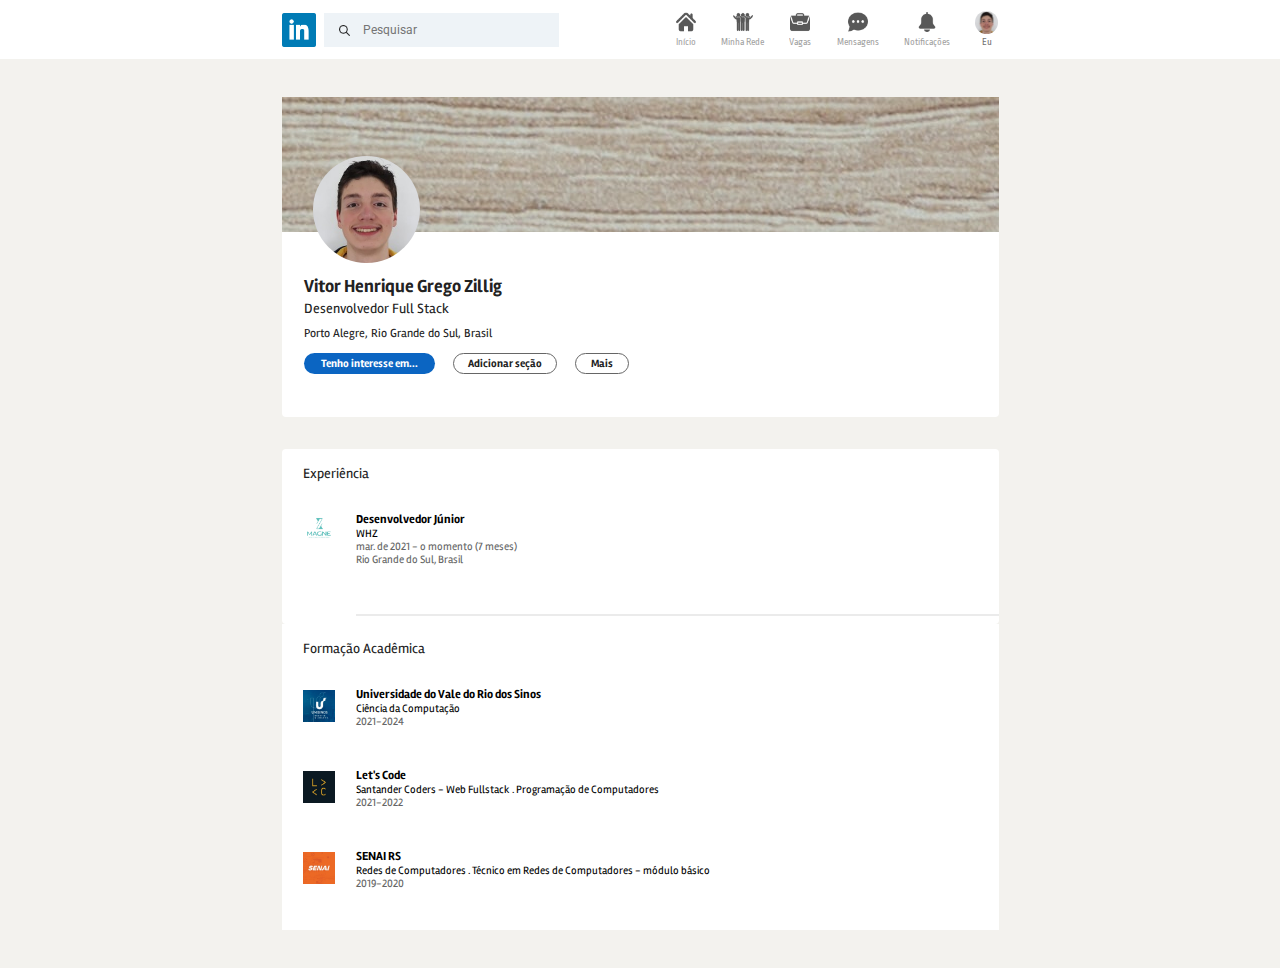
<file: src/index.html>
<!DOCTYPE html>
<html lang="pt-br">

<head>
    <meta charset="UTF-8">
    <meta http-equiv="X-UA-Compatible" content="IE=edge">
    <meta name="viewport" content="width=device-width, initial-scale=1.0">
    <title>Vitor Henrique Grego Zillig</title>
    <link rel="preconnect" href="https://fonts.googleapis.com">
    <link rel="preconnect" href="https://fonts.gstatic.com" crossorigin>
    <link href="https://fonts.googleapis.com/css2?family=Rambla:ital,wght@0,400;0,700;1,400;1,700&display=swap"rel="stylesheet">
    <link href="https://fonts.googleapis.com/css2?family=Ropa+Sans:ital@0;1&display=swap" rel="stylesheet">
    <link href="https://fonts.googleapis.com/css2?family=Roboto&display=swap" rel="stylesheet">
    <link rel="stylesheet" href="reset.css">
    <link rel="stylesheet" href="style.css">
</head>

<body>
    <nav>
        <div class="section-content">
            <section class="logo-search">
                <div class="logo">
                    <img src="../public/linkedin.jpg" alt="Logo LinkedIn">
                </div>
                <div class="search-bar">
                    <div class="search-loupe">
                        <label for="search">
                            <img src="../public/loupe.png" alt="lupa">
                        </label>
                    </div>
                    <input id="search" type="text" placeholder="Pesquisar" />
                </div>
            </section>
            <section class="menu-icons">
                <div class="menu-item">
                    <figure class="icon">
                        <img src="../public/home-icon-silhouette.png" alt="Início">
                        <figcaption>Início</figcaption>
                    </figure>
                </div>
                <div class="menu-item">
                    <figure class="icon">
                        <img src="../public/group-of-three-men-standing-side-by-side-hugging-each-other.png"
                            alt="Minha Rede" />
                        <figcaption>Minha Rede</figcaption>
                    </figure>
                </div>
                <div class="menu-item">
                    <figure class="icon">
                        <img src="../public/portfolio.png" alt="Vagas">
                        <figcaption>Vagas</figcaption>
                    </figure>
                </div>
                <div class="menu-item">
                    <figure class="icon">
                        <img src="../public/chat.png" alt="Mensagens">
                        <figcaption>Mensagens</figcaption>
                    </figure>
                </div>
                <div class="menu-item">
                    <figure class="icon">
                        <img src="../public/bell.png" alt="Notificações">
                        <figcaption>Notificações</figcaption>
                    </figure>
                </div>
                <section class="user-photo">
                    <figure class="user">
                        <img src="../public/profileImage.jpg" alt="Usuário">
                        <figcaption>Eu</figcaption>
                    </figure>
                </section>
            </section>
        </div>
    </nav>
    <section class="main-information">
        <div class="background-image">
            <img src="../public/profileImage.jpg" alt="Foto do perfil" />
        </div>
        <div class="personal-data">
            <div class="data">
                <h1>Vitor Henrique Grego Zillig</h1>
                <h2>Desenvolvedor Full Stack</h2>
                <span>Porto Alegre, Rio Grande do Sul, Brasil</span>
                <div class="buttons">
                    <input id="interest" type="button" value="Tenho interesse em..." />
                    <input id="section" type="button" value="Adicionar seção" />
                    <input id="more" type="button" value="Mais" />
                </div>
            </div>
        </div>
        <div class="experience">
            <div class="title">
                <h2>Experiência</h2>
            </div>

            <div class="companies">
                <div class="company-photo">
                    <img src="../public/magne-photo.png" alt="Foto WHZ">
                </div>
                <div class="company-information">
                    <span class="company-title" id="role">Desenvolvedor Júnior</span>
                    <span class="company-subtitle" id="company-name">WHZ</span>
                    <span class="company-period-place" id="period">mar. de 2021 - o momento (7 meses)</span>
                    <span class="company-period-place" id="place">Rio Grande do Sul, Brasil</span>
                </div>
            </div>
            <hr>
        </div>
        <div class="education">
            <div class="title">
                <h2>Formação Acadêmica</h2>
            </div>
            <div class="education-institutes">
                <div class="institute">
                    <div class="company-photo">
                        <img src="../public/unisinos.jpeg" alt="Foto Unisinos">
                    </div>
                    <div class="company-information">
                        <span class="company-title" id="institute-name">Universidade do Vale do Rio dos Sinos</span>
                        <span class="company-subtitle">Ciência da Computação</span>
                        <span class="company-period-place">2021-2024</span>
                    </div>
                </div>
                <div class="institute">
                    <div class="company-photo">
                        <img src="../public/letsCode.jpeg" alt="Foto Let's Code">
                    </div>
                    <div class="company-information">
                        <span class="company-title" id="institute-name">Let's Code</span>
                        <span class="company-subtitle">Santander Coders - Web Fullstack . Programação de
                            Computadores</span>
                        <span class="company-period-place">2021-2022</span>
                    </div>
                </div>
                <div class="institute">
                    <div class="company-photo">
                        <img src="../public/senai.jpeg" alt="Foto SENAI">
                    </div>
                    <div class="company-information">
                        <span class="company-title" id="institute-name">SENAI RS</span>
                        <span class="company-subtitle">Redes de Computadores . Técnico em Redes de Computadores - módulo
                            básico</span>
                        <span class="company-period-place">2019-2020</span>
                    </div>
                </div>
            </div>
        </div>
    </section>
</body>

</html>
</file>
<file: src/style.css>
div {
    background-color: #FFF;
}

body{
  background-color: #F3F2EE;
  display: flex;
  justify-content: center;
  flex-direction: column;
  align-items: center;
}

h1 {
    width: 200px;
    height: 25px;
    font-family: Rambla, sans-serif, monospace;
    font-style: normal;
    font-weight: bold;
    font-size: 18px;
    line-height: 22px;
}

h2 {
    width: 341px;
    font-family: Rambla, sans-serif, monospace;
    font-style: normal;
    font-weight: normal;
    font-size: 14px;
    line-height: 17px;
}

hr {
    width: 100%;
    margin-left: 53.31px;
    border: 1px solid #EBEBEB;
}

.main-information {
    display: flex;
    flex-direction: column;
    width: 717px;
}


/* NAVBAR */

nav {
    width: 100%;
    height: 59px;
    margin-bottom: 38px;
    display: flex;
    justify-content: center;
    background-color: #FFF;
    position: sticky;
    top:0;
    z-index: 1;
}


.logo-search {
    display: flex;
}

.logo {
    width: 34px;
    height: 34px;
    margin: 0;
    padding: 0;
    margin-right: 8px;
    cursor: pointer;
}

.logo img {
    width: 100%;
    height: 100%;
}

.search-bar {
    display: flex;
    width: 235px;
}

.search-bar input {
    width: 100%;
    height: 34px;
    padding: 0;
    border: 0;
    background-color:#EEF3F7;
    font-family: 'Roboto', sans-serif, monospace;
    font-size: 12px;
    font-style: normal;
    font-weight: 400;
    line-height: 14.06px;
    letter-spacing: 0em;
}

.search-loupe{
    background-color:#EEF3F7;
    height: 34px;
    width: 20%;
    display: flex;
    cursor: text;
}

.search-loupe img {
    width: 11px;
    height: 11px;
    cursor: text; 
    margin: 12px 8px 11px 15px;   
}

.section-content {
    max-width: 717px;
    width: 100%;
    display: flex;
    align-items: center;
    justify-content: space-between;
}

.menu-icons {
    display: flex;
    width: 45%;
    height: 34px;
    justify-content: space-between;
    align-items: flex-end;
}

.icon {
    height: 20px;
    opacity: 65%;
    display: flex;
    flex-direction: column;
    align-items: center;
    justify-content: flex-end;
}

.icon img {
    width: 20px;
    height: 20px;
    margin-bottom: 5px;
}

.icon:hover,.user-photo:hover {
    opacity: 100%;
}

.menu-item {
    display: flex;
    cursor: pointer;
}

figcaption {
    font-family: 'Ropa Sans', sans-serif, monospace;
    font-size: 10px;
    font-style: normal;
    font-weight: 400;
    /* line-height: 11px; */
    opacity: 65%;
}

.user {
    width: 23.39px;
    height: 23.39px;
    display: flex;
    flex-direction: column;
    align-items: center;
    cursor: pointer;
    justify-content: flex-end;
}

.user img {
    width: 100%;
    height: 100%;
    border-radius: 100px;
    margin-bottom: 2.61px;
}

/*  */


/* BACKGROUND IMAGE */

.background-image {
    display: flex;
    background: url("../public/lukas-blazek-GnvurwJsKaY-unsplash.jpg");
    background-repeat: no-repeat;
    box-sizing: border-box;
    background-size: 1;
    height: 135px;
    width: 100%;
    padding-left:31.38px;
    position: relative;
}

.background-image img {
    width: 106.64px; 
    position: absolute;
    transform: translateY(59px);
    border-radius: 100px;
}

/*  */

/* PROFILE INFORMATIONS */

.personal-data {
    background-color: #FFF;
    width: 100%;
    height: 185px;
    padding-left: 22px;
    box-sizing: border-box;
    margin-bottom: 32px;
    border-radius: 0px 0px 4px 4px;
}

.personal-data span {
    
    font-family: 'Rambla', Helvetica, monospace;
    font-style: normal;
    font-weight: normal;
    font-size: 12px;
    line-height: 15px;
    }

.data {
    position: relative;
    top: 43px;
    line-height: 30px;
}

.buttons input {
    border: 0;
    border-radius: 15px;
    font-family: 'Rambla', Helvetica, monospace;
    font-weight: bold;
    font-size: 11px;
    margin-right: 14px;
}

#interest {
    background-color: #0B65C2; 
    color: #fff;
    width: 131px;
    height: 21px;
    transition: background-color 0.2s linear;
}

#interest:hover {
    background-color: #004182;
}

#section:hover,#more:hover{
    border: 2px solid #666666;
    background-color:rgba(0, 0, 0, 0.08);
}

#section {
    width: 104px;
    height: 21px;
    background-color: #FFF;
    border: 1px solid #666666;
    transition: border 0.1s linear;
}

#more {
    width: 54px;
    height: 21px;
    background-color: #FFF;
    border: 1px solid #666666;
    transition: border 0.1s linear;
}


/*  */

/* EXPERIENCE SECTION */

.company-photo {
    width: 35px;
    height: 35px;
    padding-right: 21px;
    margin-bottom: 40px;
}

.company-photo img {
    width: 100%;

}

.companies {
    display: flex;
}

.experience {
    padding-left: 21px;
    border-radius: 4px;
    overflow: hidden;
}

.title {
    margin-bottom: 30px;
    margin-top: 16px;
}


/*  */

/* EDUCATION */

.education {
    padding-left: 21px;
    margin-bottom: 38px;
}

.company-title {
    font-family: 'Rambla', sans-serif, monospace;
    font-size: 12px;
    font-style: normal;
    font-weight: 700;
    line-height: 15px;
    letter-spacing: 0em;
    text-align: left;
    color: #000;
}

.company-subtitle {
    font-family: 'Rambla', sans-serif, monospace;
    font-size: 11px;
    font-style: normal;
    font-weight: 400;
    line-height: 13px;
    letter-spacing: 0em;
    text-align: left;
    color: #000;
    
}

.company-period-place {
    font-family: 'Rambla', sans-serif, monospace;
    font-size: 11px;
    font-style: normal;
    font-weight: 400;
    line-height: 13px;
    letter-spacing: 0em;
    text-align: left;
    color: #666666;
}

.company-information {
    display: flex;
    flex-direction: column;
    width: 100%; 
    margin-bottom: 40px;
}

.institute {
    display: flex;
    align-items: center;
}

/*  */
</file>
